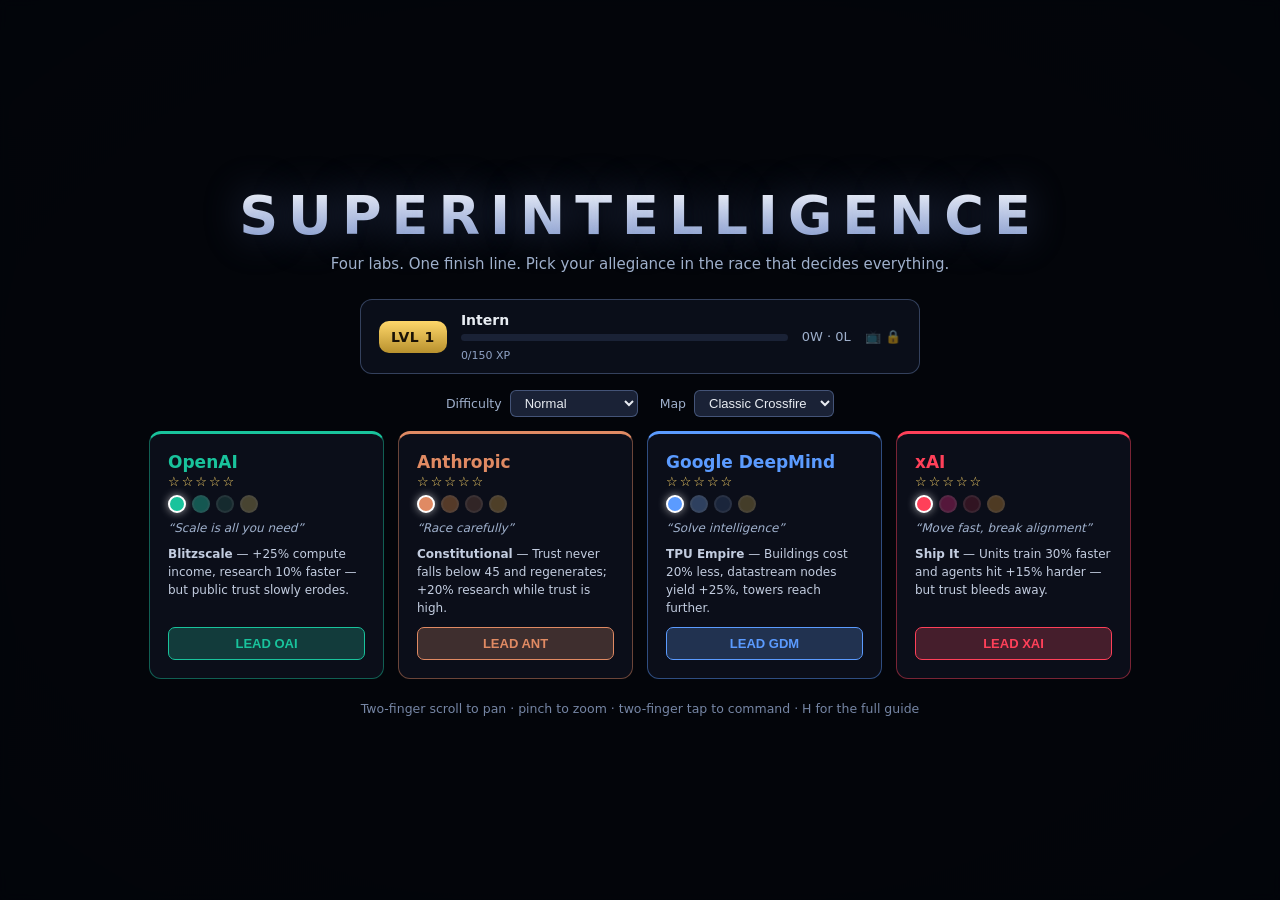
<file: index.html>
<!DOCTYPE html>
<html lang="en">
<head>
<meta charset="UTF-8">
<meta name="viewport" content="width=device-width, initial-scale=1.0">
<title>SUPERINTELLIGENCE — The AI Race RTS</title>
<link rel="icon" href="data:image/svg+xml,<svg xmlns=%22http://www.w3.org/2000/svg%22 viewBox=%220 0 100 100%22><text y=%22.9em%22 font-size=%2290%22>🧠</text></svg>">
<link rel="stylesheet" href="src/ui/hud.css">
<script type="importmap">
{
  "imports": {
    "three": "./lib/three.module.js",
    "three/addons/": "./lib/addons/"
  }
}
</script>
</head>
<body>
<div id="app">
  <canvas id="gl"></canvas>
  <div id="hud"></div>
</div>
<script type="module" src="src/main.js"></script>
</body>
</html>
</file>
<file: src/ui/hud.css>
* { margin: 0; padding: 0; box-sizing: border-box; }
html, body { width: 100%; height: 100%; overflow: hidden; background: #05060a; }
body {
  font-family: 'Avenir Next', 'Segoe UI', system-ui, -apple-system, sans-serif;
  color: #e8ecf2;
  cursor: default;
}
#app { position: fixed; inset: 0; }
#gl { position: absolute; inset: 0; width: 100%; height: 100%; display: block; }
:root { --ui-scale: 1; }
#hud { position: absolute; inset: 0; pointer-events: none; }
#hud > * { pointer-events: auto; zoom: var(--ui-scale, 1); }
body.placing #gl { cursor: copy; }
body.targeting #gl { cursor: crosshair; }

/* vignette for cinema feel */
#app::after {
  content: ''; position: absolute; inset: 0; pointer-events: none;
  background: radial-gradient(ellipse at center, transparent 58%, rgba(2,4,10,0.55) 100%);
}

.panel {
  background: rgba(10, 14, 24, 0.82);
  border: 1px solid rgba(120, 150, 200, 0.22);
  border-radius: 10px;
  backdrop-filter: blur(8px);
  box-shadow: 0 4px 24px rgba(0, 0, 0, 0.45);
}

/* ---------- top bar ---------- */
#topbar {
  position: absolute; top: 10px; left: 50%; transform: translateX(-50%);
  display: flex; align-items: center; gap: 18px;
  padding: 8px 16px; font-size: 14px; white-space: nowrap;
}
#fbadge { font-weight: 700; letter-spacing: 0.4px; display: flex; align-items: center; gap: 7px; }
.dot { width: 10px; height: 10px; border-radius: 50%; display: inline-block; box-shadow: 0 0 8px currentColor; }
.res { display: flex; align-items: center; gap: 5px; }
.res .ic { opacity: 0.85; }
.res b { font-size: 15px; min-width: 34px; }
.res i { font-style: normal; font-size: 11px; color: #7fd89a; }
.res.trust { gap: 7px; }
#trustbar { width: 74px; height: 8px; background: #232b3d; border-radius: 4px; overflow: hidden; }
#trustbar div { height: 100%; width: 60%; background: #ffd76a; transition: width 0.3s, background 0.5s; }
#clock { font-variant-numeric: tabular-nums; color: #9fb0cc; }
#helpbtn {
  width: 24px; height: 24px; border-radius: 50%; border: 1px solid rgba(150,170,210,0.4);
  background: transparent; color: #cfd8ea; font-weight: 700; cursor: pointer;
}
#helpbtn:hover { background: rgba(120,150,210,0.25); }
#gearbtn {
  width: 24px; height: 24px; border-radius: 50%; border: 1px solid rgba(150,170,210,0.4);
  background: transparent; color: #cfd8ea; cursor: pointer; font-size: 13px;
}
#gearbtn:hover { background: rgba(120,150,210,0.25); }

/* game speed control */
#speedctl { display: flex; gap: 3px; }
#speedctl .spd {
  min-width: 26px; height: 22px; padding: 0 5px; border-radius: 6px;
  border: 1px solid rgba(150,170,210,0.28); background: transparent;
  color: #9fb0cc; font-size: 11px; font-weight: 700; cursor: pointer;
  font-variant-numeric: tabular-nums;
}
#speedctl .spd:hover { background: rgba(120,150,210,0.2); color: #e8ecf2; }
#speedctl .spd.on {
  background: rgba(110,231,135,0.2); border-color: rgba(110,231,135,0.55); color: #9ff0b3;
}

/* active world event chip */
#eventchip {
  position: absolute; top: 58px; left: 50%; transform: translateX(-50%);
  padding: 5px 14px; font-size: 12.5px; font-weight: 700; color: #8ab6ff;
  border-color: rgba(138, 182, 255, 0.45);
}

/* intel chip */
#intelchip {
  position: absolute; top: 58px; right: 12px; margin-top: 128px;
  padding: 6px 12px; font-size: 12px; color: #d8bef2;
  border-color: rgba(212, 138, 255, 0.45); max-width: 240px;
}

/* tutorial */
#tutorial {
  position: absolute; left: 12px; top: 90px; max-width: 250px;
  padding: 10px 14px; font-size: 12.5px; line-height: 1.5;
  border-color: rgba(110, 231, 135, 0.5);
}
#tutorial b { color: #6ee787; font-size: 10.5px; letter-spacing: 1px; }

/* meta progression */
.profile {
  display: flex; align-items: center; gap: 14px; justify-content: center;
  margin: 0 auto 16px; padding: 10px 18px; max-width: 560px;
  background: rgba(12, 16, 28, 0.9); border: 1px solid rgba(130, 160, 220, 0.35);
  border-radius: 12px;
}
.lvlbadge {
  background: linear-gradient(180deg, #ffd76a, #b8912e); color: #1a1206;
  font-weight: 900; font-size: 14px; padding: 8px 12px; border-radius: 10px;
  letter-spacing: 0.5px; white-space: nowrap;
}
.ptit { flex: 1; text-align: left; }
.ptit b { font-size: 14px; color: #e8ecf2; }
.xpbar { height: 7px; background: #1a2236; border-radius: 4px; overflow: hidden; margin: 5px 0 3px; }
.xpbar i { display: block; height: 100%; background: linear-gradient(90deg, #ffd76a, #ff9a3a); transition: width 0.8s; }
.xpbar.big { height: 10px; margin: 8px 0 5px; }
.xptxt { font-size: 11px; color: #8fa2c4; }
.pstats { font-size: 13px; color: #9fb0cc; white-space: nowrap; }
.specbtn {
  background: color-mix(in srgb, #6e9bff 20%, #10141f); color: #9fc0ff;
  border: 1px solid #4a6db8; border-radius: 8px; padding: 7px 12px;
  font-size: 12.5px; font-weight: 700; cursor: pointer; white-space: nowrap;
}
.specbtn:hover { filter: brightness(1.25); }
.speclock { font-size: 13px; opacity: 0.5; }
.stars { color: #ffd76a; font-size: 13px; letter-spacing: 2px; margin: 2px 0 6px; }
.swatches { display: flex; gap: 6px; margin-bottom: 8px; }
.sw {
  width: 18px; height: 18px; border-radius: 50%; cursor: pointer;
  border: 2px solid rgba(255,255,255,0.25); transition: transform 0.1s;
}
.sw:hover { transform: scale(1.2); }
.sw.sel { border-color: #fff; box-shadow: 0 0 8px rgba(255,255,255,0.6); }
.sw.lock { opacity: 0.3; cursor: not-allowed; position: relative; }
.xpres {
  margin: 12px auto; padding: 12px 18px; max-width: 520px; text-align: left;
  background: rgba(20, 26, 44, 0.7); border: 1px solid rgba(255, 215, 106, 0.3); border-radius: 10px;
}
.xprow { display: flex; justify-content: space-between; font-size: 12.5px; color: #c3cde0; gap: 12px; }
.xprow b { color: #ffd76a; font-size: 15px; }
.levelup { margin-top: 8px; font-size: 13px; color: #6ee787; line-height: 1.6; }

/* menu extras */
.menuopts { display: flex; gap: 22px; justify-content: center; margin-bottom: 14px; }
.menuopts label { font-size: 12.5px; color: #9fb0cc; display: flex; align-items: center; gap: 8px; }
.menuopts select {
  background: #1a2236; color: #e8ecf2; border: 1px solid rgba(130,160,220,0.4);
  border-radius: 6px; padding: 4px 10px; font-size: 13px;
}
.achrow { font-size: 19px; letter-spacing: 6px; margin-bottom: 12px; }

/* pact offer */
#pactoffer {
  position: absolute; top: 100px; left: 50%; transform: translateX(-50%);
  padding: 12px 18px; font-size: 13.5px; text-align: center; z-index: 12;
  border-color: rgba(110, 231, 135, 0.5);
}
#pactoffer .actions { justify-content: center; }

/* race panel diplomacy */
.pactslot { width: 22px; text-align: center; }
.pactbtn {
  width: 20px; height: 20px; padding: 0; font-size: 11px; line-height: 1;
  background: transparent; border: 1px solid rgba(130,160,220,0.35); border-radius: 5px;
  cursor: pointer; opacity: 0.75;
}
.pactbtn:hover:not(:disabled) { opacity: 1; background: rgba(110,231,135,0.2); }
.pactbtn.active { border-color: #6ee787; box-shadow: 0 0 7px rgba(110,231,135,0.7); opacity: 1; }
.pactbtn:disabled { cursor: default; opacity: 0.45; }

/* settings rows */
.setrow { display: flex; align-items: center; gap: 14px; margin: 12px 0; text-align: left; }
.setrow label { width: 140px; font-size: 13.5px; color: #c3cde0; }
.setrow input[type=range] { flex: 1; accent-color: #6e9bff; }
.setrow select {
  flex: 1; background: #1a2236; color: #e8ecf2; border: 1px solid rgba(130,160,220,0.4);
  border-radius: 6px; padding: 5px 8px; font-size: 13px;
}

/* ---------- race panel ---------- */
#race { position: absolute; top: 10px; right: 12px; padding: 10px 12px; width: 228px; }
#race h4 { font-size: 10px; letter-spacing: 1.4px; color: #8fa2c4; margin-bottom: 8px; }
.racerow { display: flex; align-items: center; gap: 7px; margin: 6px 0; font-size: 12px; }
.racerow.dead { opacity: 0.35; filter: grayscale(1); }
.racerow .rname { width: 30px; font-weight: 700; }
.pips { display: flex; gap: 3px; }
.pips i { width: 9px; height: 9px; border-radius: 2px; background: #26304a; display: inline-block; }
.pips i.done { background: #6ee787; box-shadow: 0 0 6px rgba(110,231,135,0.7); }
.pips i.active { background: #ffd76a; animation: blink 1s infinite alternate; }
@keyframes blink { to { opacity: 0.45; } }
.rbar { flex: 1; height: 7px; background: #1a2236; border-radius: 4px; overflow: hidden; }
.rbar i { display: block; height: 100%; width: 0; transition: width 0.4s; }
.rbar.final { outline: 1px solid #ffd76a; animation: blink 0.5s infinite alternate; }

/* ---------- minimap ---------- */
#minimap-wrap { position: absolute; right: 12px; bottom: 12px; padding: 6px; }
#minimap { display: block; border-radius: 6px; cursor: pointer; }

/* ---------- feed ---------- */
#feed { position: absolute; left: 12px; bottom: 14px; width: 320px; pointer-events: none; }
.feeditem {
  background: rgba(8, 12, 22, 0.78); border-left: 3px solid #cfd8ea;
  padding: 5px 10px; margin-top: 5px; font-size: 12.5px; border-radius: 0 6px 6px 0;
  transition: opacity 1.5s;
}
.feeditem.fade { opacity: 0; }
.feeditem.jump {
  pointer-events: auto; cursor: pointer;
  background: rgba(14, 20, 34, 0.85);
}
.feeditem.jump::after {
  content: ' ➤'; opacity: 0.55; font-size: 11px;
}
.feeditem.jump:hover { background: rgba(30, 42, 66, 0.95); filter: brightness(1.15); }

/* accessibility group header in settings */
.setgrp {
  margin: 14px 0 4px; font-size: 11px; letter-spacing: 1.5px;
  color: #7f8db0; border-top: 1px solid rgba(120,150,200,0.18); padding-top: 10px;
}

/* ---------- selection panel ---------- */
#selpanel {
  position: absolute; bottom: 12px; left: 50%; transform: translateX(-50%);
  min-width: 420px; max-width: 860px; padding: 10px 14px;
  display: flex; flex-direction: column; gap: 8px;
}
.selinfo { display: flex; gap: 8px; align-items: center; flex-wrap: wrap; }
.selchip {
  background: rgba(90, 120, 180, 0.18); border: 1px solid rgba(120, 150, 200, 0.3);
  padding: 3px 10px; border-radius: 20px; font-size: 12.5px; font-weight: 600;
}
.hp { font-size: 12px; color: #93a3c0; }
.actions { display: flex; gap: 6px; flex-wrap: wrap; align-items: center; }
.alabel { font-size: 10px; letter-spacing: 1.2px; color: #8fa2c4; margin-right: 2px; }
.act {
  display: flex; flex-direction: column; align-items: center; gap: 1px;
  background: linear-gradient(180deg, rgba(70, 95, 150, 0.42), rgba(40, 55, 95, 0.42));
  color: #e8ecf2; border: 1px solid rgba(130, 160, 220, 0.35); border-radius: 7px;
  padding: 5px 10px; font-size: 12px; font-weight: 600; cursor: pointer;
}
.act i { font-style: normal; font-size: 10.5px; color: #ffd76a; }
.act:hover:not(:disabled) { background: linear-gradient(180deg, rgba(95, 125, 190, 0.55), rgba(55, 75, 125, 0.55)); }
.act:disabled { opacity: 0.38; cursor: not-allowed; }
.act.research { border-color: rgba(255, 215, 106, 0.55); }
.act.ability { border-color: rgba(212, 138, 255, 0.45); }

/* ---------- selection box ---------- */
#selbox {
  position: absolute; display: none; border: 1px solid #6ee787;
  background: rgba(110, 231, 135, 0.12); pointer-events: none; z-index: 5;
}

/* ---------- alert ---------- */
#alert {
  position: absolute; top: 64px; left: 50%; transform: translateX(-50%);
  font-size: 22px; font-weight: 800; letter-spacing: 0.6px; text-align: center;
  text-shadow: 0 2px 12px rgba(0,0,0,0.9); opacity: 0; pointer-events: none;
}
#alert.show { animation: alertpop 4s ease-out forwards; }
@keyframes alertpop {
  0% { opacity: 0; transform: translateX(-50%) scale(0.8); }
  8% { opacity: 1; transform: translateX(-50%) scale(1.06); }
  14% { transform: translateX(-50%) scale(1); }
  75% { opacity: 1; }
  100% { opacity: 0; }
}

/* ---------- modals ---------- */
.modal {
  position: absolute; inset: 0; display: flex; align-items: center; justify-content: center;
  background: rgba(4, 6, 12, 0.72); backdrop-filter: blur(6px); z-index: 20;
}
.modalbox {
  background: rgba(12, 16, 28, 0.96); border: 1px solid rgba(130, 160, 220, 0.4);
  border-radius: 14px; padding: 28px 34px; max-width: 780px; text-align: center;
}
.modalbox h1 { font-size: 26px; letter-spacing: 1px; margin-bottom: 12px; }
.modalbox p { font-size: 14px; line-height: 1.55; color: #c3cde0; margin-bottom: 10px; }
.modalbox .stats { color: #8fa2c4; font-size: 12.5px; }
.modalbox button {
  margin-top: 10px; padding: 10px 30px; font-size: 15px; font-weight: 700;
  background: linear-gradient(180deg, #3d5a94, #2a3f6e); color: #fff;
  border: 1px solid rgba(150, 180, 240, 0.5); border-radius: 8px; cursor: pointer;
}
.modalbox button:hover { filter: brightness(1.2); }
.modalbox.help { max-width: 860px; text-align: left; }
.modalbox.help h1 { text-align: center; }
.modalbox.help h3 { font-size: 12px; letter-spacing: 1.2px; color: #ffd76a; margin: 12px 0 6px; }
.modalbox.help .cols { display: flex; gap: 26px; }
.modalbox.help .cols > div { flex: 1; }
.modalbox.help button { display: block; margin: 8px auto 0; }
/* letterbox bars during kill-cam */
body.cinema #hud::before, body.cinema #hud::after {
  content: ''; position: absolute; left: 0; right: 0; height: 9vh;
  background: #000; z-index: 30; animation: lbin 0.5s ease-out;
}
body.cinema #hud::before { top: 0; }
body.cinema #hud::after { bottom: 0; }
@keyframes lbin { from { height: 0; } }

#pauseflag {
  position: absolute; top: 46%; left: 50%; transform: translate(-50%, -50%);
  font-size: 34px; font-weight: 800; letter-spacing: 3px; color: #ffd76a;
  text-shadow: 0 2px 18px rgba(0,0,0,0.9); pointer-events: none;
}

/* ---------- menu ---------- */
.menubox { text-align: center; max-width: 1060px; padding: 20px; }
.menubox .title {
  font-size: 54px; font-weight: 900; letter-spacing: 10px;
  background: linear-gradient(180deg, #fff, #7f95c9);
  -webkit-background-clip: text; background-clip: text; color: transparent;
  text-shadow: 0 0 40px rgba(120, 150, 220, 0.35);
}
.menubox .subtitle { color: #9fb0cc; margin: 8px 0 26px; font-size: 15px; }
.menubox .cards { display: flex; gap: 14px; justify-content: center; flex-wrap: wrap; }
.menubox .card {
  width: 235px; text-align: left; padding: 18px;
  background: rgba(12, 16, 28, 0.92);
  border: 1px solid color-mix(in srgb, var(--c) 45%, transparent);
  border-top: 3px solid var(--c);
  border-radius: 12px; cursor: pointer; transition: transform 0.15s, box-shadow 0.15s;
}
.menubox .card:hover { transform: translateY(-4px); box-shadow: 0 8px 30px color-mix(in srgb, var(--c) 30%, transparent); }
.menubox .card h2 { font-size: 17px; color: var(--c); }
.menubox .card .motto { font-size: 12px; color: #9fb0cc; font-style: italic; margin: 4px 0 10px; }
.menubox .card .bonus { font-size: 12px; line-height: 1.5; color: #c3cde0; min-height: 72px; }
.menubox .card button {
  width: 100%; margin-top: 10px; padding: 8px; font-weight: 700; font-size: 13px;
  background: color-mix(in srgb, var(--c) 22%, #10141f); color: var(--c);
  border: 1px solid var(--c); border-radius: 7px; cursor: pointer;
}
.menubox .hint { margin-top: 22px; font-size: 12.5px; color: #7686a5; }
.menubox .card { position: relative; }
.menubox .card.last { box-shadow: 0 0 18px color-mix(in srgb, var(--c) 35%, transparent); }
.lastbadge {
  position: absolute; top: -9px; right: 10px; font-size: 9px; letter-spacing: 1px;
  background: var(--c); color: #0a0d16; font-weight: 800; padding: 2px 7px; border-radius: 4px;
}
</file>
